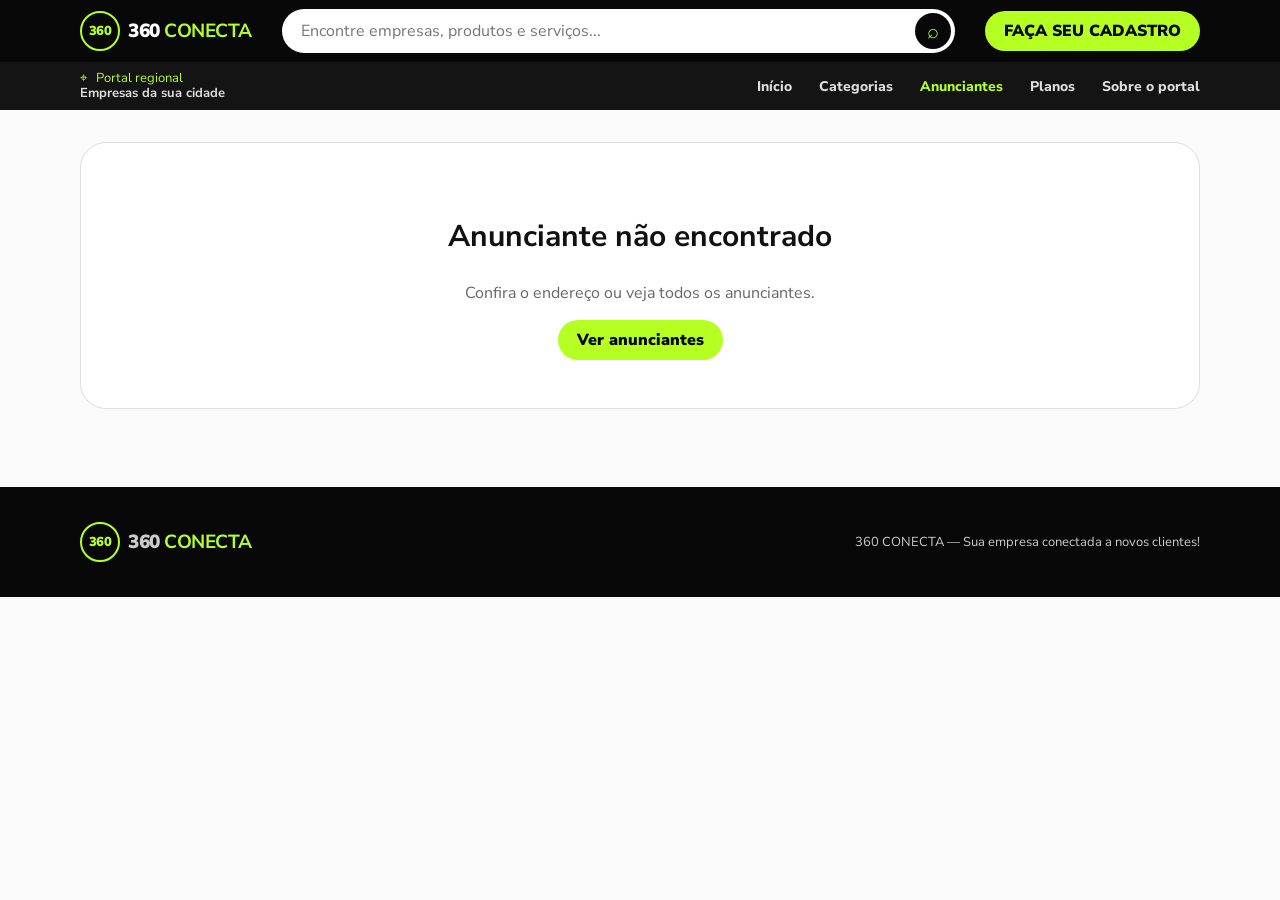
<file: anunciante.html>
<!doctype html>
<html lang="pt-BR"><head><meta charset="utf-8"><meta name="viewport" content="width=device-width, initial-scale=1"><meta name="theme-color" content="#080808"><meta name="description" content="Perfil de anunciante no 360 CONECTA."><title>Anunciante — 360 CONECTA</title><link rel="preconnect" href="https://fonts.googleapis.com"><link rel="preconnect" href="https://fonts.gstatic.com" crossorigin><link href="https://fonts.googleapis.com/css2?family=Nunito+Sans:wght@400;600;700;800;900&display=swap" rel="stylesheet"><link rel="stylesheet" href="styles.css"><link rel="stylesheet" href="advertiser-profile.css"></head>
<body><header class="site-header"><div class="topbar"><div class="wrap topbar-inner"><a class="logo" href="index.html"><span class="logo-mark">360</span><span>360 <strong>CONECTA</strong></span></a><form class="search-form"><input name="q" type="search" placeholder="Encontre empresas, produtos e serviços..." aria-label="Buscar empresas"><button aria-label="Buscar">⌕</button></form><a class="button button-green" href="planos.html#anunciar">FAÇA SEU CADASTRO</a></div></div><nav class="nav-bar"><div class="wrap nav-inner"><div class="location">⌖ &nbsp; Portal regional <b>Empresas da sua cidade</b></div><div class="nav-links"><a href="index.html">Início</a><a href="categorias.html">Categorias</a><a class="active" href="anunciantes.html">Anunciantes</a><a href="planos.html">Planos</a><a href="sobre.html">Sobre o portal</a></div></div></nav></header>
<main class="wrap page-main"><article id="advertiserProfile" class="advertiser-profile"><p>Carregando anunciante...</p></article></main><footer class="site-footer"><div class="wrap footer-inner"><a class="logo" href="index.html"><span class="logo-mark">360</span><span>360 <strong>CONECTA</strong></span></a><p>360 CONECTA — Sua empresa conectada a novos clientes!</p></div></footer><script src="advertisers-data.js"></script><script src="advertiser-pages.js"></script><script src="script.js"></script></body></html>
</file>
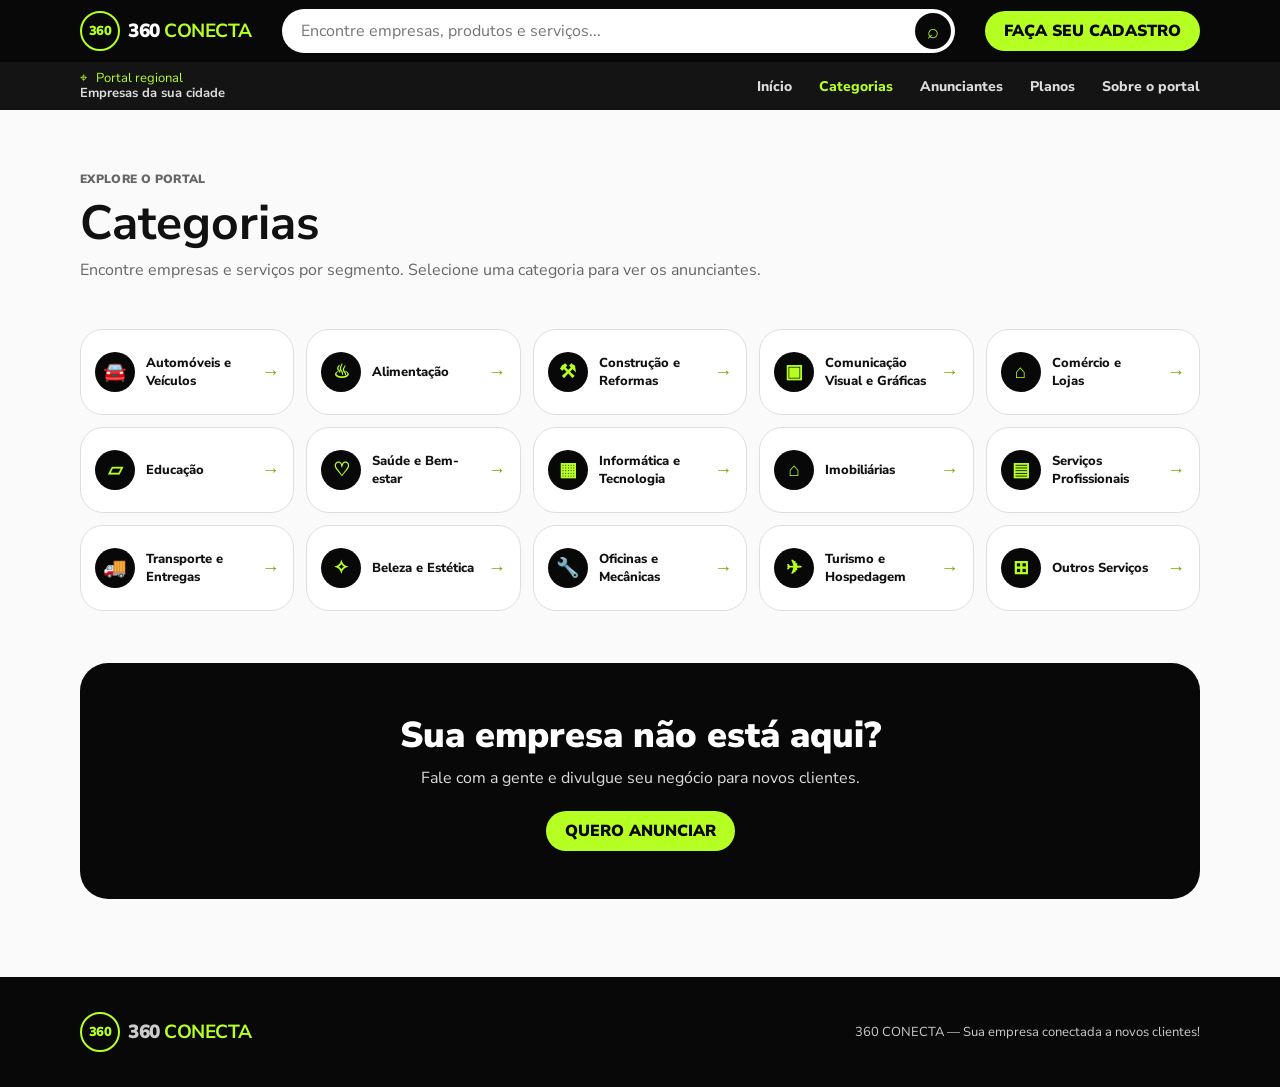
<file: categorias.html>
<!doctype html>
<html lang="pt-BR"><head><meta charset="utf-8"><meta name="viewport" content="width=device-width, initial-scale=1"><meta name="theme-color" content="#080808"><title>Categorias — 360 CONECTA</title><link rel="preconnect" href="https://fonts.googleapis.com"><link rel="preconnect" href="https://fonts.gstatic.com" crossorigin><link href="https://fonts.googleapis.com/css2?family=Nunito+Sans:wght@400;600;700;800;900&display=swap" rel="stylesheet"><link rel="stylesheet" href="styles.css"></head>
<body><header class="site-header"><div class="topbar"><div class="wrap topbar-inner"><a class="logo" href="index.html"><span class="logo-mark">360</span><span>360 <strong>CONECTA</strong></span></a><form class="search-form"><input name="q" type="search" placeholder="Encontre empresas, produtos e serviços..." aria-label="Buscar empresas"><button aria-label="Buscar">⌕</button></form><a class="button button-green" href="planos.html#anunciar">FAÇA SEU CADASTRO</a></div></div><nav class="nav-bar"><div class="wrap nav-inner"><div class="location">⌖ &nbsp; Portal regional <b>Empresas da sua cidade</b></div><div class="nav-links"><a href="index.html">Início</a><a class="active" href="categorias.html">Categorias</a><a href="anunciantes.html">Anunciantes</a><a href="planos.html">Planos</a><a href="sobre.html">Sobre o portal</a></div></div></nav></header>
<main class="wrap page-main"><header class="page-heading"><span class="eyebrow">EXPLORE O PORTAL</span><h1>Categorias</h1><p>Encontre empresas e serviços por segmento. Selecione uma categoria para ver os anunciantes.</p></header><div class="category-grid category-grid-large">
<a class="category-card" href="anunciantes.html?category=Autom%C3%B3veis%20e%20Ve%C3%ADculos"><span class="icon">🚘</span>Automóveis e Veículos <span class="arrow">→</span></a><a class="category-card" href="anunciantes.html?category=Alimenta%C3%A7%C3%A3o"><span class="icon">♨</span>Alimentação <span class="arrow">→</span></a><a class="category-card" href="anunciantes.html?category=Constru%C3%A7%C3%A3o%20e%20Reformas"><span class="icon">⚒</span>Construção e Reformas <span class="arrow">→</span></a><a class="category-card" href="anunciantes.html?category=Comunica%C3%A7%C3%A3o%20Visual%20e%20Gr%C3%A1ficas"><span class="icon">▣</span>Comunicação Visual e Gráficas <span class="arrow">→</span></a><a class="category-card" href="anunciantes.html?category=Com%C3%A9rcio%20e%20Lojas"><span class="icon">⌂</span>Comércio e Lojas <span class="arrow">→</span></a>
<a class="category-card" href="anunciantes.html?category=Educa%C3%A7%C3%A3o"><span class="icon">▱</span>Educação <span class="arrow">→</span></a><a class="category-card" href="anunciantes.html?category=Sa%C3%BAde%20e%20Bem-estar"><span class="icon">♡</span>Saúde e Bem-estar <span class="arrow">→</span></a><a class="category-card" href="anunciantes.html?category=Inform%C3%A1tica%20e%20Tecnologia"><span class="icon">▦</span>Informática e Tecnologia <span class="arrow">→</span></a><a class="category-card" href="anunciantes.html?category=Imobili%C3%A1rias"><span class="icon">⌂</span>Imobiliárias <span class="arrow">→</span></a><a class="category-card" href="anunciantes.html?category=Servi%C3%A7os%20Profissionais"><span class="icon">▤</span>Serviços Profissionais <span class="arrow">→</span></a>
<a class="category-card" href="anunciantes.html?category=Transporte%20e%20Entregas"><span class="icon">🚚</span>Transporte e Entregas <span class="arrow">→</span></a><a class="category-card" href="anunciantes.html?category=Beleza%20e%20Est%C3%A9tica"><span class="icon">✧</span>Beleza e Estética <span class="arrow">→</span></a><a class="category-card" href="anunciantes.html?category=Oficinas%20e%20Mec%C3%A2nicas"><span class="icon">🔧</span>Oficinas e Mecânicas <span class="arrow">→</span></a><a class="category-card" href="anunciantes.html?category=Turismo%20e%20Hospedagem"><span class="icon">✈</span>Turismo e Hospedagem <span class="arrow">→</span></a><a class="category-card" href="anunciantes.html?category=Outros%20Servi%C3%A7os"><span class="icon">⊞</span>Outros Serviços <span class="arrow">→</span></a>
</div><section class="callout"><h2>Sua empresa não está aqui?</h2><p>Fale com a gente e divulgue seu negócio para novos clientes.</p><a class="button button-green whatsapp-link" href="#">QUERO ANUNCIAR</a></section></main><footer class="site-footer"><div class="wrap footer-inner"><a class="logo" href="index.html"><span class="logo-mark">360</span><span>360 <strong>CONECTA</strong></span></a><p>360 CONECTA — Sua empresa conectada a novos clientes!</p></div></footer><script src="script.js"></script></body></html>
</file>
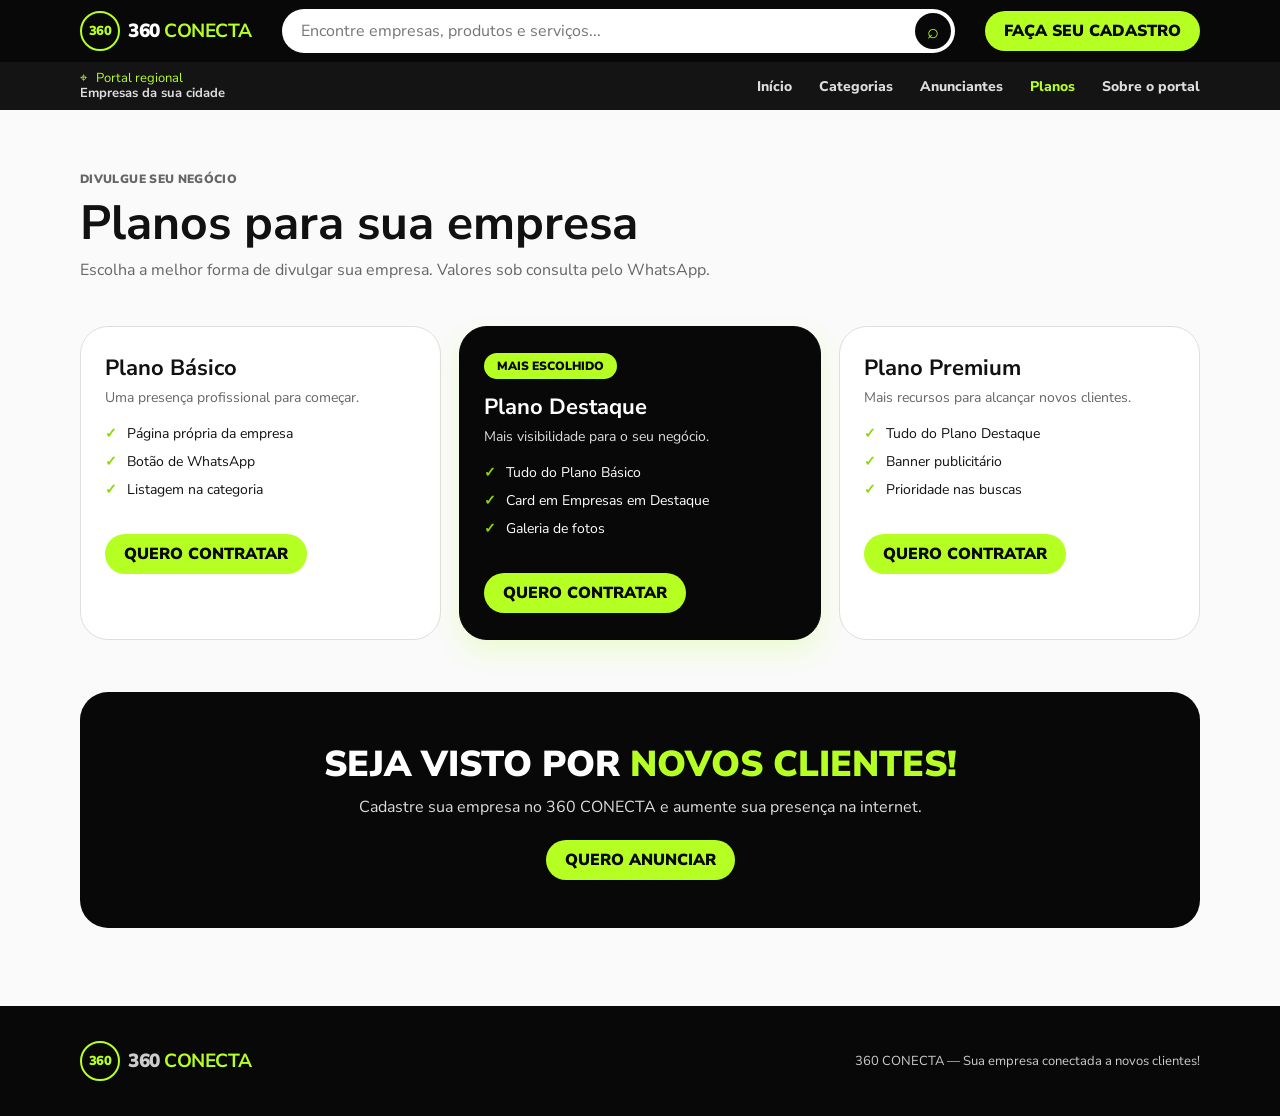
<file: planos.html>
<!doctype html>
<html lang="pt-BR"><head><meta charset="utf-8"><meta name="viewport" content="width=device-width, initial-scale=1"><meta name="theme-color" content="#080808"><title>Planos — 360 CONECTA</title><link rel="preconnect" href="https://fonts.googleapis.com"><link rel="preconnect" href="https://fonts.gstatic.com" crossorigin><link href="https://fonts.googleapis.com/css2?family=Nunito+Sans:wght@400;600;700;800;900&display=swap" rel="stylesheet"><link rel="stylesheet" href="styles.css"></head>
<body><header class="site-header"><div class="topbar"><div class="wrap topbar-inner"><a class="logo" href="index.html"><span class="logo-mark">360</span><span>360 <strong>CONECTA</strong></span></a><form class="search-form"><input name="q" type="search" placeholder="Encontre empresas, produtos e serviços..." aria-label="Buscar empresas"><button aria-label="Buscar">⌕</button></form><a class="button button-green" href="#anunciar">FAÇA SEU CADASTRO</a></div></div><nav class="nav-bar"><div class="wrap nav-inner"><div class="location">⌖ &nbsp; Portal regional <b>Empresas da sua cidade</b></div><div class="nav-links"><a href="index.html">Início</a><a href="categorias.html">Categorias</a><a href="anunciantes.html">Anunciantes</a><a class="active" href="planos.html">Planos</a><a href="sobre.html">Sobre o portal</a></div></div></nav></header>
<main class="wrap page-main"><header class="page-heading"><span class="eyebrow">DIVULGUE SEU NEGÓCIO</span><h1>Planos para sua empresa</h1><p>Escolha a melhor forma de divulgar sua empresa. Valores sob consulta pelo WhatsApp.</p></header><div class="plans">
<article class="plan"><h2>Plano Básico</h2><p>Uma presença profissional para começar.</p><ul><li>Página própria da empresa</li><li>Botão de WhatsApp</li><li>Listagem na categoria</li></ul><a class="button button-green whatsapp-link" href="#">QUERO CONTRATAR</a></article>
<article class="plan featured"><span class="pill">MAIS ESCOLHIDO</span><h2>Plano Destaque</h2><p>Mais visibilidade para o seu negócio.</p><ul><li>Tudo do Plano Básico</li><li>Card em Empresas em Destaque</li><li>Galeria de fotos</li></ul><a class="button button-green whatsapp-link" href="#">QUERO CONTRATAR</a></article>
<article class="plan"><h2>Plano Premium</h2><p>Mais recursos para alcançar novos clientes.</p><ul><li>Tudo do Plano Destaque</li><li>Banner publicitário</li><li>Prioridade nas buscas</li></ul><a class="button button-green whatsapp-link" href="#">QUERO CONTRATAR</a></article>
</div><section class="callout" id="anunciar"><h2>SEJA VISTO POR <span>NOVOS CLIENTES!</span></h2><p>Cadastre sua empresa no 360 CONECTA e aumente sua presença na internet.</p><a class="button button-green whatsapp-link" href="#">QUERO ANUNCIAR</a></section></main><footer class="site-footer"><div class="wrap footer-inner"><a class="logo" href="index.html"><span class="logo-mark">360</span><span>360 <strong>CONECTA</strong></span></a><p>360 CONECTA — Sua empresa conectada a novos clientes!</p></div></footer><script src="script.js"></script></body></html>
</file>
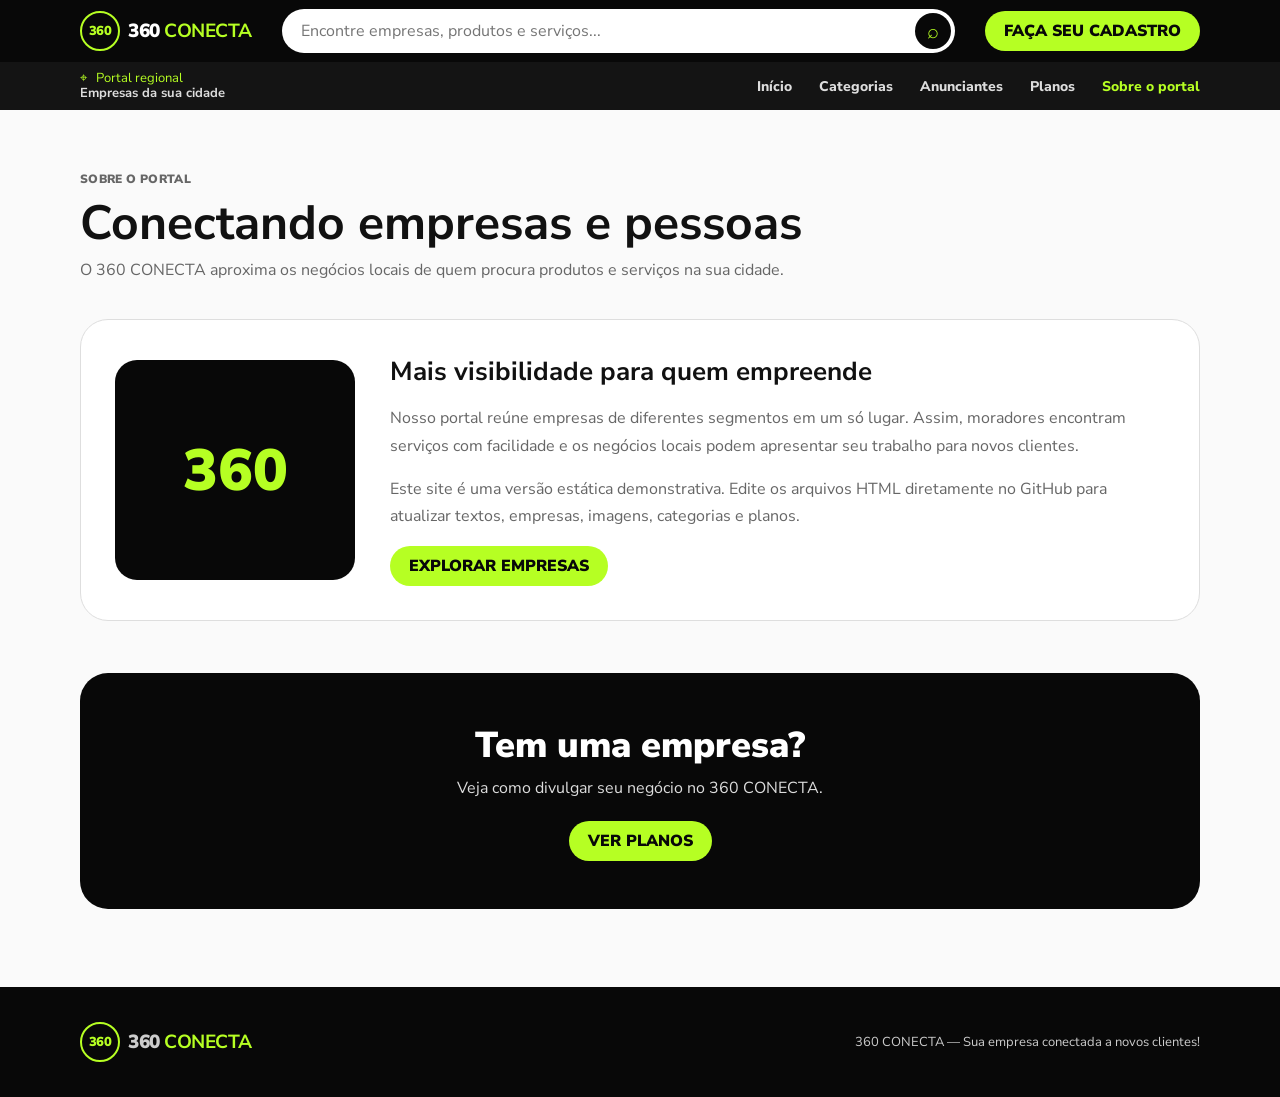
<file: sobre.html>
<!doctype html>
<html lang="pt-BR"><head><meta charset="utf-8"><meta name="viewport" content="width=device-width, initial-scale=1"><meta name="theme-color" content="#080808"><title>Sobre o portal — 360 CONECTA</title><link rel="preconnect" href="https://fonts.googleapis.com"><link rel="preconnect" href="https://fonts.gstatic.com" crossorigin><link href="https://fonts.googleapis.com/css2?family=Nunito+Sans:wght@400;600;700;800;900&display=swap" rel="stylesheet"><link rel="stylesheet" href="styles.css"></head>
<body><header class="site-header"><div class="topbar"><div class="wrap topbar-inner"><a class="logo" href="index.html"><span class="logo-mark">360</span><span>360 <strong>CONECTA</strong></span></a><form class="search-form"><input name="q" type="search" placeholder="Encontre empresas, produtos e serviços..." aria-label="Buscar empresas"><button aria-label="Buscar">⌕</button></form><a class="button button-green" href="planos.html#anunciar">FAÇA SEU CADASTRO</a></div></div><nav class="nav-bar"><div class="wrap nav-inner"><div class="location">⌖ &nbsp; Portal regional <b>Empresas da sua cidade</b></div><div class="nav-links"><a href="index.html">Início</a><a href="categorias.html">Categorias</a><a href="anunciantes.html">Anunciantes</a><a href="planos.html">Planos</a><a class="active" href="sobre.html">Sobre o portal</a></div></div></nav></header>
<main class="wrap page-main"><header class="page-heading"><span class="eyebrow">SOBRE O PORTAL</span><h1>Conectando empresas e pessoas</h1><p>O 360 CONECTA aproxima os negócios locais de quem procura produtos e serviços na sua cidade.</p></header><section class="about-panel"><div class="about-symbol">360</div><div><h2>Mais visibilidade para quem empreende</h2><p>Nosso portal reúne empresas de diferentes segmentos em um só lugar. Assim, moradores encontram serviços com facilidade e os negócios locais podem apresentar seu trabalho para novos clientes.</p><p>Este site é uma versão estática demonstrativa. Edite os arquivos HTML diretamente no GitHub para atualizar textos, empresas, imagens, categorias e planos.</p><a class="button button-green" href="anunciantes.html">EXPLORAR EMPRESAS</a></div></section><section class="callout"><h2>Tem uma empresa?</h2><p>Veja como divulgar seu negócio no 360 CONECTA.</p><a class="button button-green" href="planos.html">VER PLANOS</a></section></main><footer class="site-footer"><div class="wrap footer-inner"><a class="logo" href="index.html"><span class="logo-mark">360</span><span>360 <strong>CONECTA</strong></span></a><p>360 CONECTA — Sua empresa conectada a novos clientes!</p></div></footer><script src="script.js"></script></body></html>
</file>
<file: styles.css>
:root{--green:#b6ff23;--black:#080808;--ink:#111;--muted:#666;--line:#dedede;--paper:#fafafa;--max:1120px}*{box-sizing:border-box}html{scroll-behavior:smooth}body{margin:0;background:var(--paper);color:var(--ink);font-family:"Nunito Sans",Arial,sans-serif}a{color:inherit;text-decoration:none}button,input,select{font:inherit}button{cursor:pointer}.wrap{width:min(calc(100% - 36px),var(--max));margin-inline:auto}.topbar{background:var(--black);color:#fff}.topbar-inner{min-height:62px;display:flex;align-items:center;gap:30px}.logo{display:inline-flex;align-items:center;gap:8px;white-space:nowrap;font-size:19px;font-weight:900;letter-spacing:-.5px}.logo strong{color:var(--green)}.logo-mark{width:40px;height:40px;display:grid;place-items:center;border:2px solid var(--green);border-radius:50%;color:var(--green);font-size:13px}.search-form{height:44px;display:flex;flex:1;padding:4px;border-radius:30px;background:#fff}.search-form input{width:100%;min-width:0;padding:0 15px;border:0;outline:0;border-radius:30px}.search-form button{width:36px;height:36px;flex:0 0 36px;border:0;border-radius:50%;background:var(--black);color:var(--green);font-size:20px}.button{min-height:40px;padding:0 19px;display:inline-flex;align-items:center;justify-content:center;gap:8px;border:0;border-radius:30px;font-weight:900;text-align:center;transition:transform .18s,box-shadow .18s}.button:hover{transform:translateY(-2px)}.button-green{background:var(--green);color:#080808}.button-green:hover{box-shadow:0 8px 22px #b6ff2350}.button-dark{width:100%;background:var(--black);color:var(--green);font-size:13px}.button-dark:hover{background:var(--green);color:var(--black)}.nav-bar{background:#141414;color:#ddd}.nav-inner{min-height:48px;display:flex;align-items:center;justify-content:space-between;gap:20px}.location{color:var(--green);font-size:13px;line-height:1.15}.location b{display:block;color:#ddd}.nav-links{display:flex;align-items:center;gap:27px}.nav-links a{padding:14px 0;font-size:14px;font-weight:800}.nav-links a:hover,.nav-links a.active{color:var(--green)}.page-main{padding:32px 0 78px}.hero{position:relative;min-height:416px;display:flex;align-items:center;overflow:hidden;border-radius:28px;background:#111;color:#fff;box-shadow:0 12px 28px #00000014}.hero-images{position:absolute;inset:0;display:grid;grid-template-columns:repeat(4,1fr)}.hero-images div{background-size:cover;background-position:center;filter:brightness(.67)}.hero-images div:nth-child(1){background-image:url('https://images.unsplash.com/photo-1556740758-90de374c12ad?auto=format&fit=crop&w=800&q=85')}.hero-images div:nth-child(2){background-image:url('https://images.unsplash.com/photo-1509440159596-0249088772ff?auto=format&fit=crop&w=800&q=85')}.hero-images div:nth-child(3){background-image:url('https://images.unsplash.com/photo-1559339352-11d035aa65de?auto=format&fit=crop&w=800&q=85')}.hero-images div:nth-child(4){background-image:url('https://images.unsplash.com/photo-1504307651254-35680f356dfd?auto=format&fit=crop&w=800&q=85')}.hero:after{position:absolute;inset:0;content:"";background:linear-gradient(90deg,#050505e8 0%,#050505a8 39%,#05050508 100%)}.hero-copy{position:relative;z-index:1;width:min(540px,92%);padding:48px}.pill{display:inline-block;padding:5px 13px;border-radius:30px;background:var(--green);color:#080808;font-size:12px;font-weight:900}.hero h1{margin:16px 0 10px;font-size:clamp(34px,5vw,46px);line-height:1.08;font-weight:900}.hero p{margin:0;font-size:15px}.hero-indicator{position:absolute;z-index:2;bottom:17px;left:50%;width:30px;height:8px;border-radius:20px;background:var(--green)}.section{margin-top:48px}.section-heading{display:flex;align-items:end;justify-content:space-between;gap:15px;margin-bottom:20px}.section-heading h2{margin:0 0 3px;font-size:25px;font-weight:900}.section-heading p{margin:0;color:var(--muted);font-size:14px}.text-link{color:#222;font-size:14px;font-weight:900}.text-link:hover{color:#73a900}.category-grid{display:grid;grid-template-columns:repeat(5,1fr);gap:12px}.category-card{min-height:74px;padding:11px 14px;display:flex;align-items:center;gap:11px;border:1px solid var(--line);border-radius:23px;background:#fff;font-size:13px;font-weight:800;transition:border-color .18s,transform .18s}.category-card:hover{border-color:var(--green);transform:translateY(-2px)}.icon{width:40px;height:40px;flex:0 0 40px;display:grid;place-items:center;border-radius:50%;background:var(--black);color:var(--green);font-size:19px}.category-grid-large{margin-top:28px}.category-grid-large .category-card{position:relative;min-height:86px}.arrow{margin-left:auto;color:#75a900;font-size:18px}.company-grid{display:grid;grid-template-columns:repeat(4,1fr);gap:20px}.company-card{overflow:hidden;border:1px solid var(--line);border-radius:23px;background:#fff;box-shadow:0 2px 6px #00000008}.company-art{height:185px;display:grid;place-items:center;background:var(--black);color:var(--green);font-size:54px}.company-info{padding:15px 16px 16px}.eyebrow{color:#666;font-size:12px;font-weight:900;text-transform:uppercase;letter-spacing:.03em}.company-info h3{margin:6px 0 3px;font-size:16px}.company-info p{min-height:22px;margin:0 0 10px;color:var(--muted);font-size:13px}.city{display:block;margin-bottom:13px;color:#777;font-size:13px}.ad-grid{display:grid;grid-template-columns:repeat(3,1fr);gap:16px;margin-top:48px}.ad-box{min-height:158px;display:grid;align-content:center;justify-items:center;border:2px dashed var(--green);border-radius:26px;background:var(--black);color:#fff}.ad-box span{color:var(--green);font-size:12px;font-weight:900}.ad-box strong{margin-top:6px;font-size:18px}.page-heading{max-width:760px;padding:25px 0 18px}.page-heading h1{margin:8px 0;font-size:clamp(34px,5vw,48px);line-height:1.1}.page-heading p{margin:0;color:var(--muted);font-size:16px;line-height:1.6}.filter-row{display:flex;align-items:center;gap:14px;margin:12px 0 22px}.filter-row label{font-size:14px;font-weight:800}.filter-row select{min-height:42px;padding:0 35px 0 13px;border:1px solid var(--line);border-radius:12px;background:white}.filter-row .text-link{margin-left:auto}.directory-grid{margin-top:20px}.empty-state{padding:22px 0;color:var(--muted)}.plans{display:grid;grid-template-columns:repeat(3,1fr);gap:18px;margin-top:25px}.plan{padding:26px 24px;border:1px solid var(--line);border-radius:28px;background:#fff}.plan.featured{border-color:var(--black);background:var(--black);color:#fff;box-shadow:0 12px 28px #b6ff2330}.plan h2{margin:0 0 5px;font-size:22px}.plan p{margin:0 0 17px;color:var(--muted);font-size:14px}.plan.featured p{color:#ddd}.plan ul{min-height:90px;margin:0 0 20px;padding:0;list-style:none}.plan li{margin:9px 0;font-size:14px}.plan li:before{content:"✓";margin-right:10px;color:#8dd900;font-weight:900}.plan .pill{margin-bottom:13px}.plan.featured h2{margin-top:0}.callout{margin-top:52px;padding:48px 24px;border-radius:28px;background:var(--black);color:#fff;text-align:center}.callout h2{margin:0 0 7px;font-size:clamp(27px,4vw,36px);font-weight:900}.callout h2 span{color:var(--green)}.callout p{margin:0 0 22px;color:#ddd}.about-panel{display:grid;grid-template-columns:240px 1fr;gap:35px;align-items:center;margin-top:18px;padding:34px;border:1px solid var(--line);border-radius:28px;background:#fff}.about-symbol{min-height:220px;display:grid;place-items:center;border-radius:22px;background:var(--black);color:var(--green);font-size:58px;font-weight:900}.about-panel h2{margin:0 0 12px;font-size:26px}.about-panel p{color:var(--muted);line-height:1.7}.site-footer{background:var(--black);color:#ccc}.footer-inner{min-height:110px;display:flex;align-items:center;justify-content:space-between;gap:20px}.footer-inner p{margin:0;font-size:13px}[hidden]{display:none!important}@media(max-width:850px){.topbar-inner{flex-wrap:wrap;gap:12px;padding:10px 0}.search-form{order:3;flex-basis:100%}.nav-inner{align-items:flex-start;flex-direction:column;padding:12px 0}.nav-links{width:100%;gap:20px;overflow-x:auto}.nav-links a{white-space:nowrap}.category-grid{grid-template-columns:repeat(3,1fr)}.company-grid{grid-template-columns:repeat(2,1fr)}.about-panel{grid-template-columns:180px 1fr;gap:22px}}@media(max-width:560px){.wrap{width:min(calc(100% - 28px),var(--max))}.topbar-inner>.button{margin-left:auto;padding:0 13px;font-size:11px}.hero{min-height:360px;border-radius:22px}.hero-images{grid-template-columns:repeat(2,1fr)}.hero-images div:nth-child(n+3){display:none}.hero-copy{padding:27px}.category-grid{grid-template-columns:repeat(2,1fr);gap:8px}.category-card{padding:9px;gap:8px;font-size:12px}.icon{width:34px;height:34px;flex-basis:34px}.company-grid,.ad-grid,.plans{grid-template-columns:1fr}.plan ul{min-height:auto}.about-panel{grid-template-columns:1fr;padding:20px}.about-symbol{min-height:150px}.filter-row{align-items:flex-start;flex-direction:column}.filter-row .text-link{margin-left:0}.footer-inner{align-items:flex-start;flex-direction:column;justify-content:center;padding:20px 0}}
</file>
<file: advertiser-profile.css>
.advertiser-card-logo{width:100%;height:100%;padding:16px;object-fit:contain}.advertiser-initial{width:100%;height:100%;display:grid;place-items:center;background:linear-gradient(135deg,#101010,#253719);color:#b6ff23;font-size:64px;font-weight:900}.advertiser-profile{overflow:hidden;border:1px solid #dedede;border-radius:26px;background:#fff}.profile-cover-image,.profile-cover-placeholder{width:100%;height:clamp(190px,32vw,360px);display:block}.profile-cover-image{object-fit:contain;object-position:center;background:#080808}.profile-cover-placeholder{background:#f1f1f1}.profile-intro{display:flex;align-items:center;gap:20px;padding:24px 28px;border-bottom:1px solid #eee}.profile-logo{width:92px;height:92px;flex:0 0 92px;padding:8px;display:grid;place-items:center;border:1px solid #eee;border-radius:18px;background:#080808;object-fit:contain}.profile-logo-placeholder{color:#b6ff23;font-size:40px;font-weight:900}.profile-intro h1{margin:4px 0;font-size:clamp(24px,4vw,34px)}.profile-city{margin:0;color:#666}.profile-contact{margin-left:auto;white-space:nowrap}.profile-description,.profile-gallery-section{padding:24px 28px}.profile-description h2,.profile-gallery-section h2{margin:0 0 10px;font-size:21px}.profile-description p,.muted{color:#666;line-height:1.7}.profile-gallery{display:grid;grid-template-columns:repeat(5,1fr);gap:12px}.profile-gallery img{width:100%;height:150px;object-fit:cover;border-radius:14px;background:#eee}.profile-back{padding:0 28px 25px}.profile-not-found{padding:48px 20px;text-align:center}.profile-not-found h1{font-size:30px}.profile-not-found p{color:#666}@media(max-width:650px){.profile-intro{align-items:flex-start;flex-wrap:wrap;padding:18px}.profile-logo{width:70px;height:70px;flex-basis:70px}.profile-contact{width:100%;margin:0}.profile-description,.profile-gallery-section{padding:20px 18px}.profile-gallery{grid-template-columns:repeat(2,1fr)}.profile-gallery img{height:130px}.profile-gallery img:last-child:nth-child(odd){grid-column:span 2}}
</file>
